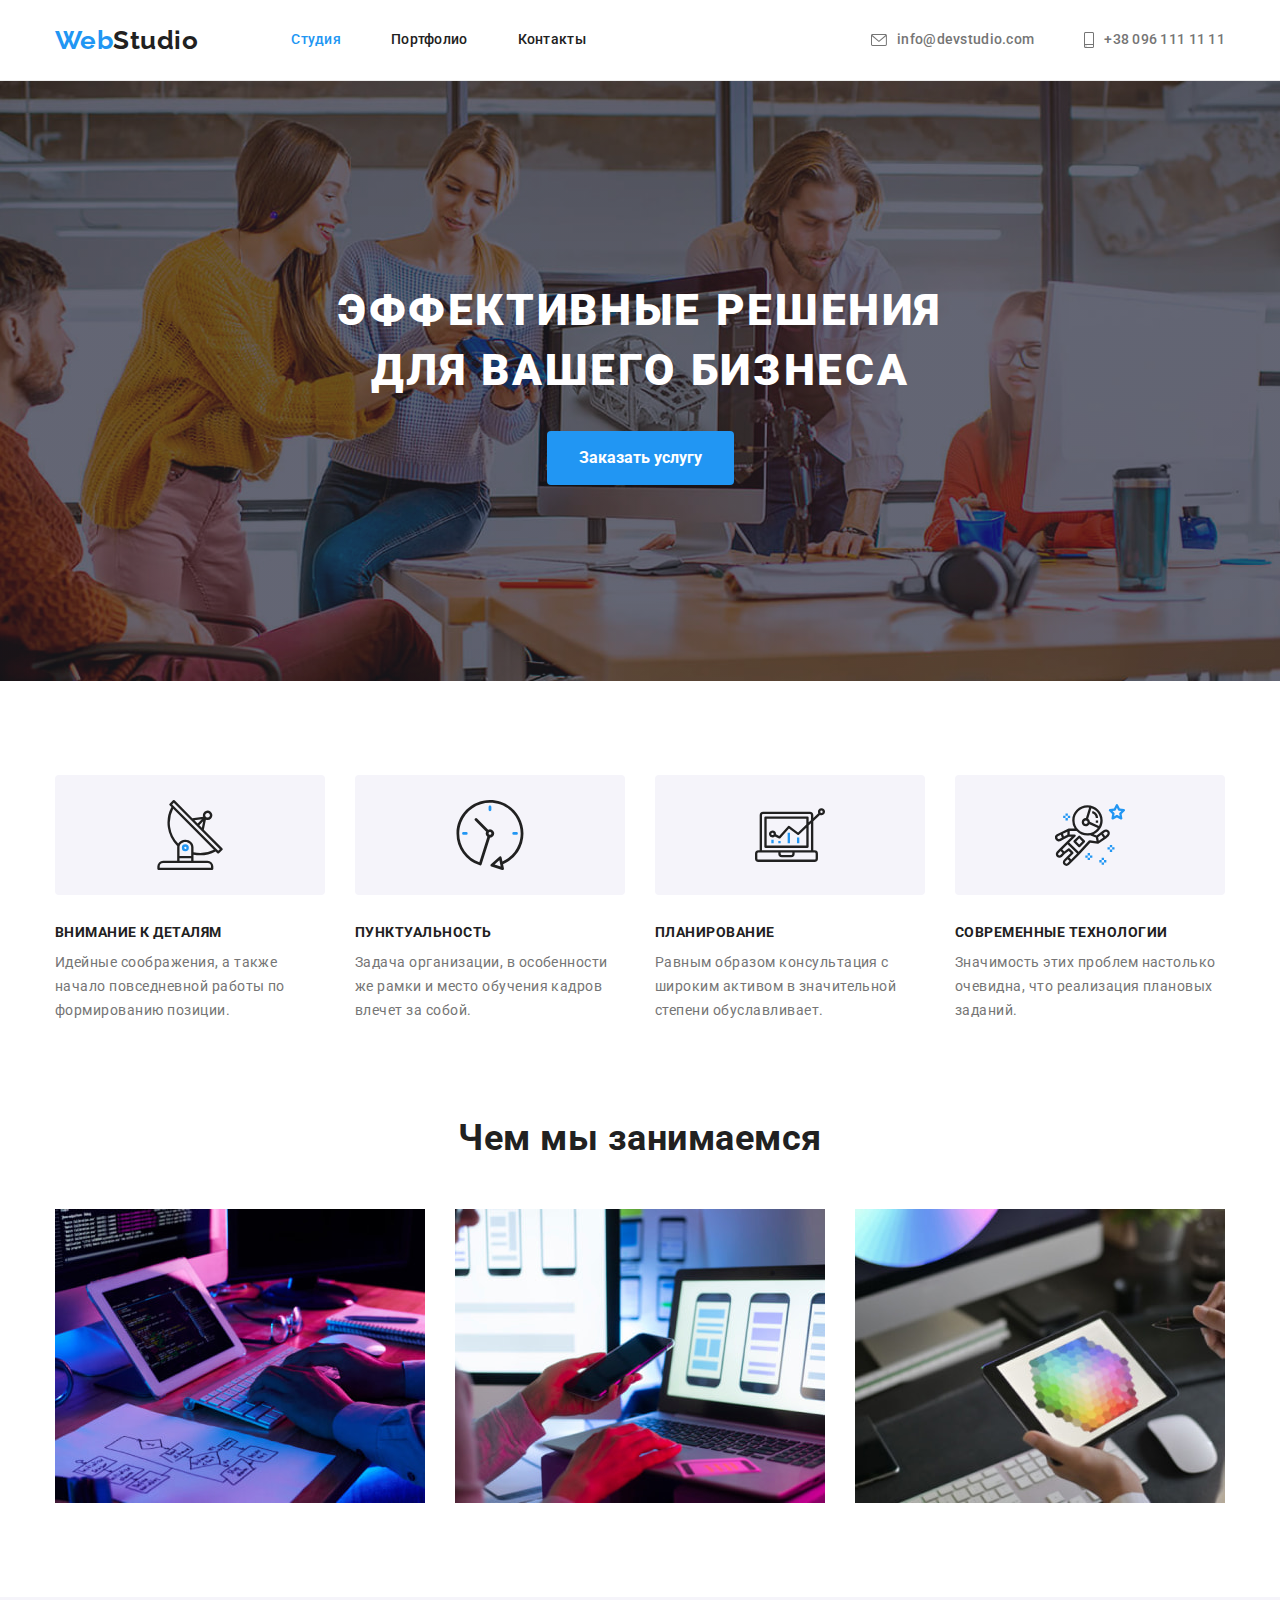
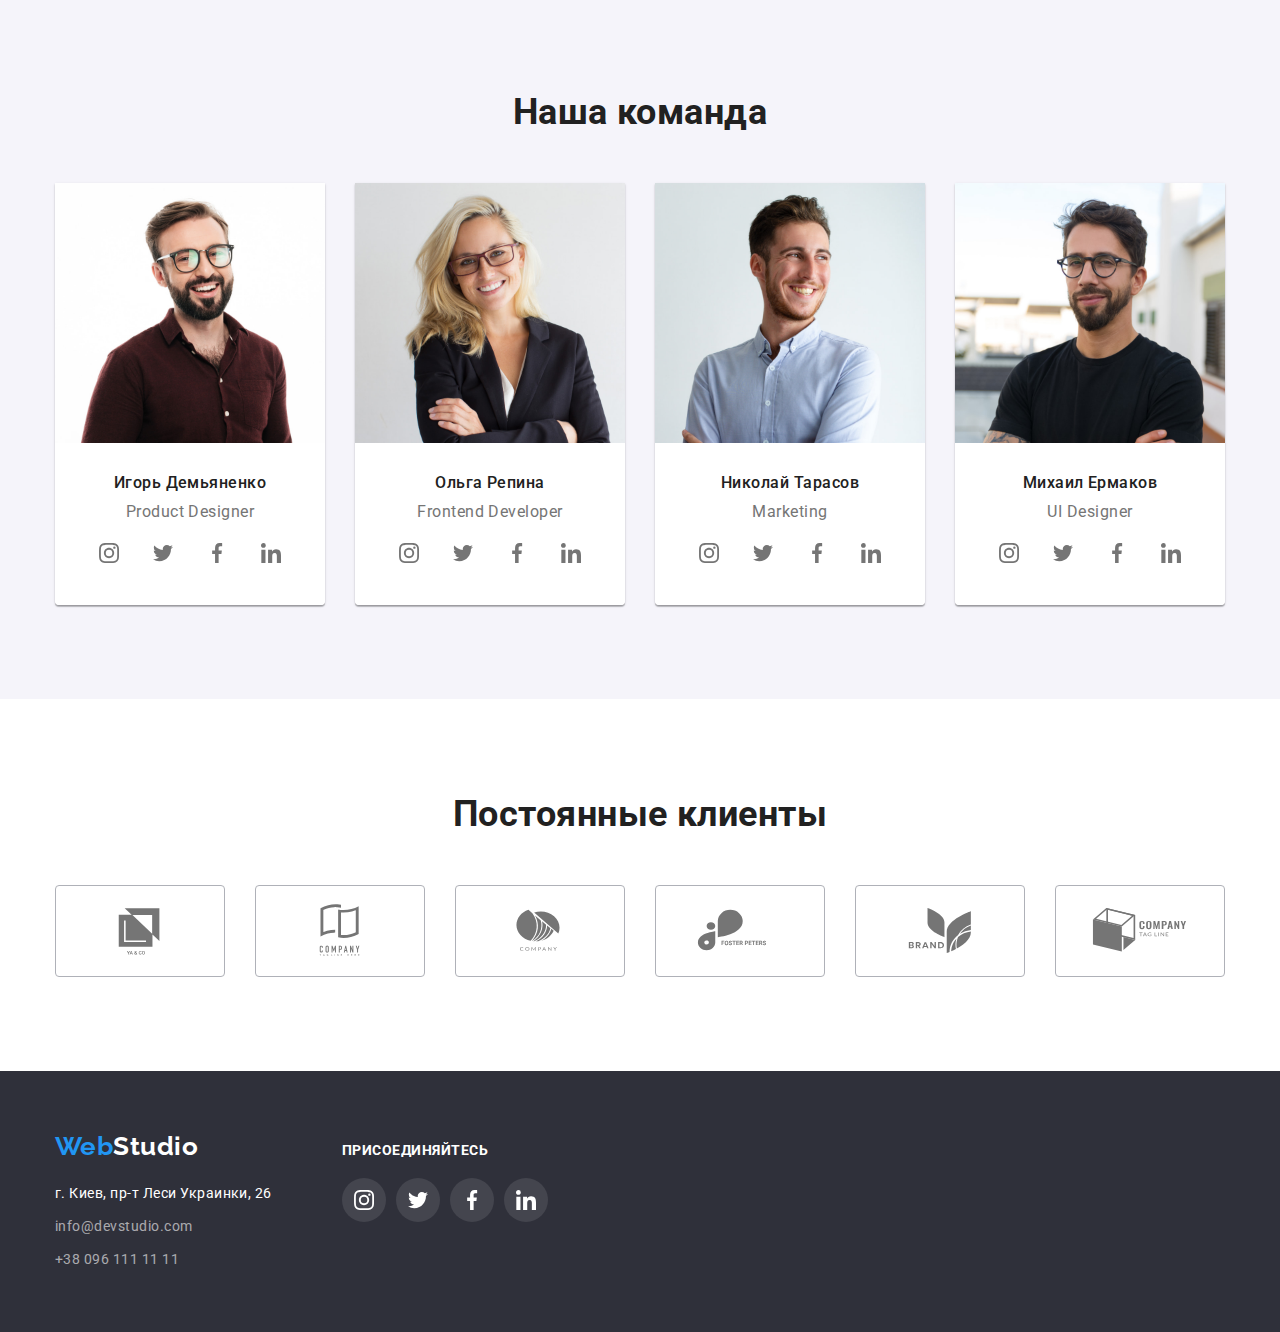
<file: index.html>
<!DOCTYPE html>
<html lang="ru">
<head>
    <meta charset="UTF-8">
    <meta http-equiv="X-UA-Compatible" content="IE=edge">
    <meta name="viewport" content="width=device-width, initial-scale=1.0">
    <title>HW-04</title>
    <link rel="preconnect" href="https://fonts.googleapis.com">
    <link rel="preconnect" href="https://fonts.gstatic.com" crossorigin>
    <link href="https://fonts.googleapis.com/css2?family=Raleway:wght@700&family=Roboto:wght@400;500;700;900&display=swap" 
        rel="stylesheet">
    <link rel="stylesheet" href="https://cdnjs.cloudflare.com/ajax/libs/modern-normalize/1.1.0/modern-normalize.min.css">
    <link rel="stylesheet" href="./css/styles.css">
</head>

<body>

    <!-- Шапка сайта -->
    <header class="header">
        <div class="container main-nav">
            <a href="./index.html" class="logo ">Web<span class="logo-main">Studio</span></a>
            <nav>
                <ul class="site-nav list">
                    <li class="item">
                        <a href="./index.html" class="link current">Студия</a>
                    </li>

                    <li class="item">
                        <a href="./portfolio.html" class="link">Портфолио</a>
                    </li>

                    <li class="item">
                        <a href="" class="link">Контакты</a>
                    </li>
                </ul>
            </nav>
            <ul class="auth-nav list">
                <li class="item">
                    <a href="mailto:info@devstudio.com" class="link">
                        <svg width="16" height="12" class="icon">
                            <use href="./image/sprite.svg#icon-envelope"></use>
                        </svg>
                    info@devstudio.com</a>
                </li>

                <li class="item">
                    <a href="tel:+380961111111" class="link">
                        <svg width="10" height="16" class="icon">
                            <use href="./image/sprite.svg#icon-smartphone"></use>
                        </svg>
                    +38 096 111 11 11</a>
                </li>
            </ul>
        </div>
    </header> 

    <!-- Мейн -->
    <main>
        
        <!-- Герой -->
        <section class="hero">
            <div class="container">
                <h1 class="hero-title">Эффективные решения для вашего бизнеса</h1>
                <button type="button" class="hero-btn">Заказать услугу</button>
            </div>
        </section>

        <!-- Наши особенности -->
        <section class="section">
            <div class="container">
                <h2 class="section-title visually-hidden">Наши особенности</h2>
                <ul class="feature-list list">
                    <li class="item">
                        <div class="feature-icon">
                            <svg width="70" height="70">
                                <use href="./image/sprite.svg#icon-antenna"></use>
                            </svg>
                        </div>
                        <h3 class="title">Внимание к деталям</h3>
                        <p class="text">Идейные соображения, а также начало повседневной работы по формированию позиции.</p>
                    </li>

                    <li class="item">
                        <div class="feature-icon">
                            <svg class="" width="70" height="70">
                                <use href="./image/sprite.svg#icon-clock"></use>
                            </svg>
                        </div>
                        <h3 class="title">Пунктуальность</h3>
                        <p class="text">Задача организации, в особенности же рамки и место обучения кадров влечет за собой.</p>
                    </li>

                    <li class="item">
                        <div class="feature-icon">
                            <svg width="70" height="70" class="">
                                <use href="./image/sprite.svg#icon-diagram"></use>
                            </svg>
                        </div>
                        <h3 class="title">Планирование</h3>
                        <p class="text">Равным образом консультация с широким активом в значительной степени обуславливает.</p>
                    </li>

                    <li class="item">
                        <div class="feature-icon">
                            <svg width="70" height="70" class="">
                                <use href="./image/sprite.svg#icon-astronaut"></use>
                            </svg>
                        </div>
                        <h3 class="title">Современные технологии</h3>
                        <p class="text">Значимость этих проблем настолько очевидна, что реализация плановых заданий.</p>
                    </li>
                </ul>
            </div>
        </section>
    
        <!-- Наши работы -->
        <section class="section-works">
            <div class="container">
                <h2 class="section-title">Чем мы занимаемся</h2>
                <ul class="works-list list ">
                    <li class="item"><img src="./image/main/photo1.jpg" alt="картинка с компьютером" width="370" class="img"></li>
                    <li class="item"><img src="./image/main/photo2.jpg" alt="картинка с ноутбуком" width="370" class="img"></li>
                    <li class="item"><img src="./image/main/photo3.jpg" alt="картинка с планшетом" width="370" class="img"></li>
                </ul>
            </div>
        </section>

        <!-- Команда -->
        <section class="section team">
            <div class="container">
                <h2 class="section-title">Наша команда</h2>
                <ul class="team-list list">
                    <li class="item">
                        <img src="./image/main/staff1.jpg" alt="сотрудник1" width="270">
                        <div class="card-content">
                            <h3 class="title">Игорь Демьяненко</h3>
                            <p lang="en" class="text">Product Designer</p>
                                <ul class="socials list">
                                    <li class="socials-item">
                                        <a href="" target="_blank" aria-label="иконка instagram" class="socials-link link">
                                            <svg width="20" height="20" class="socials-icon">
                                                <use href="./image/sprite.svg#icon-instagram"></use>
                                            </svg>
                                        </a>
                                    </li>
                                
                                    <li class="socials-item">
                                        <a href="" target="_blank" aria-label="иконка twitter" class="socials-link link">
                                            <svg width="20" height="20" class="socials-icon">
                                                <use href="./image/sprite.svg#icon-twitter"></use>
                                            </svg>
                                        </a>
                                    </li>
                                
                                    <li class="socials-item">
                                        <a href="" target="_blank" aria-label="иконка facebook" class="socials-link link">
                                            <svg width="20" height="20" class="socials-icon">
                                                <use href="./image/sprite.svg#icon-facebook"></use>
                                            </svg>
                                        </a>
                                    </li>
                                
                                    <li class="socials-item">
                                        <a href="" target="_blank" aria-label="иконка linkedin" class="socials-link link">
                                            <svg width="20" height="20" class="socials-icon">
                                                <use href="./image/sprite.svg#icon-linkedin"></use>
                                            </svg>
                                        </a>
                                    </li>
                                </ul>
                        </div>
                    </li>

                    <li class="item">
                        <img src="./image/main/staff2.jpg" alt="сотрудник2" width="270">
                        <div class="card-content">
                            <h3 class="title">Ольга Репина</h3>
                            <p lang="en" class="text">Frontend Developer</p>
                                <ul class="socials list">
                                    <li class="socials-item">
                                        <a href="" target="_blank" aria-label="иконка instagram" class="socials-link link">
                                            <svg width="20" height="20" class="socials-icon">
                                                <use href="./image/sprite.svg#icon-instagram"></use>
                                            </svg>
                                        </a>
                                    </li>
                                
                                    <li class="socials-item">
                                        <a href="" target="_blank" aria-label="иконка twitter" class="socials-link link">
                                            <svg width="20" height="20" class="socials-icon">
                                                <use href="./image/sprite.svg#icon-twitter"></use>
                                            </svg>
                                        </a>
                                    </li>
                                
                                    <li class="socials-item">
                                        <a href="" target="_blank" aria-label="иконка facebook" class="socials-link link">
                                            <svg width="20" height="20" class="socials-icon">
                                                <use href="./image/sprite.svg#icon-facebook"></use>
                                            </svg>
                                        </a>
                                    </li>
                                
                                    <li class="socials-item">
                                        <a href="" target="_blank" aria-label="иконка linkedin" class="socials-link link">
                                            <svg width="20" height="20" class="socials-icon">
                                                <use href="./image/sprite.svg#icon-linkedin"></use>
                                            </svg>
                                        </a>
                                    </li>
                                </ul>
                        </div>
                    </li>

                    <li class="item">
                        <img src="./image/main/staff3.jpg" alt="сотрудник3" width="270">
                        <div class="card-content">
                            <h3 class="title">Николай Тарасов</h3>
                            <p lang="en" class="text">Marketing</p>
                                <ul class="socials list">
                                    <li class="socials-item">
                                        <a href="" target="_blank" aria-label="иконка instagram" class="socials-link link">
                                            <svg width="20" height="20" class="socials-icon">
                                                <use href="./image/sprite.svg#icon-instagram"></use>
                                            </svg>
                                        </a>
                                    </li>
                                
                                    <li class="socials-item">
                                        <a href="" target="_blank" aria-label="иконка twitter" class="socials-link link">
                                            <svg width="20" height="20" class="socials-icon">
                                                <use href="./image/sprite.svg#icon-twitter"></use>
                                            </svg>
                                        </a>
                                    </li>
                                
                                    <li class="socials-item">
                                        <a href="" target="_blank" aria-label="иконка facebook" class="socials-link link">
                                            <svg width="20" height="20" class="socials-icon">
                                                <use href="./image/sprite.svg#icon-facebook"></use>
                                            </svg>
                                        </a>
                                    </li>
                                
                                    <li class="socials-item">
                                        <a href="" target="_blank" aria-label="иконка linkedin" class="socials-link link">
                                            <svg width="20" height="20" class="socials-icon">
                                                <use href="./image/sprite.svg#icon-linkedin"></use>
                                            </svg>
                                        </a>
                                    </li>
                                </ul>
                        </div>
                    </li>

                    <li class="item">
                        <img src="./image/main/staff4.jpg" alt="сотрудник4" width="270">
                        <div class="card-content">
                            <h3 class="title">Михаил Ермаков</h3>
                            <p lang="en" class="text">UI Designer</p>
                            <ul class="socials list">
                                <li class="socials-item">
                                    <a href="" target="_blank" aria-label="иконка instagram" class="socials-link link">
                                        <svg width="20" height="20" class="socials-icon">
                                            <use href="./image/sprite.svg#icon-instagram"></use>
                                        </svg>
                                    </a>
                                </li>
                            
                                <li class="socials-item">
                                    <a href="" target="_blank" aria-label="иконка twitter" class="socials-link link">
                                        <svg width="20" height="20" class="socials-icon">
                                            <use href="./image/sprite.svg#icon-twitter"></use>
                                        </svg>
                                    </a>
                                </li>
                            
                                <li class="socials-item">
                                    <a href="" target="_blank" aria-label="иконка facebook" class="socials-link link">
                                        <svg width="20" height="20" class="socials-icon">
                                            <use href="./image/sprite.svg#icon-facebook"></use>
                                        </svg>
                                    </a>
                                </li>
                            
                                <li class="socials-item">
                                    <a href="" target="_blank" aria-label="иконка linkedin" class="socials-link link">
                                        <svg width="20" height="20" class="socials-icon">
                                            <use href="./image/sprite.svg#icon-linkedin"></use>
                                        </svg>
                                    </a>
                                </li>
                            </ul>
                        </div>
                    </li>
                </ul>
            </div>
        </section>

        <!-- Постоянные клиенты -->
        <section class="section">
            <div class="container">
                <h2 class="section-title">Постоянные клиенты</h2>
                <ul class="clients-list list ">
                    <li class="clients-item">
                            <a class="clients" href="">
                                <svg class="clients-icon" width="106" height="60">
                                    <use href="./image/sprite.svg#icon-logo"></use>
                                </svg>
                            </a>
                    </li>

                    <li class="clients-item">
                        <a class="clients" href="">
                            <svg class="clients-icon" width="106" height="60">
                                <use href="./image/sprite.svg#icon-logo-1"></use>
                            </svg>
                        </a>
                    </li>

                    <li class="clients-item">
                        <a class="clients" href="">
                            <svg class="clients-icon" class="clients-icon" width="106" height="60">
                                <use href="./image/sprite.svg#icon-logo-2"></use>
                            </svg>
                        </a>
                    </li>

                    <li class="clients-item">
                        <a class="clients" href="">
                            <svg class="clients-icon" width="106" height="60">
                                <use href="./image/sprite.svg#icon-logo-3"></use>
                            </svg>
                        </a>
                    </li>

                    <li class="clients-item">
                        <a class="clients" href="">
                            <svg class="clients-icon" width="106" height="60">
                                <use href="./image/sprite.svg#icon-logo-4"></use>
                            </svg>
                        </a>
                    </li>

                    <li class="clients-item">
                        <a class="clients" href="">
                            <svg class="clients-icon" width="106" height="60">
                                <use href="./image/sprite.svg#icon-logo-5"></use>
                            </svg>
                        </a>
                    </li>
                </ul>
            </div>
        </section>


    </main>

    <!--Подвал  -->
    <footer class="footer">
       <div class="footer-contaiter container">
            <div class="logo-section">
                <a href="./index.html" class="logo-ft">Web<span class="logo-text">Studio</span></a>
                <address class="adr">г. Киев, пр-т Леси Украинки, 26</address>
                <ul class="footer-auth list">
                    <li class="mail">
                        <a href="mailto:info@devstudio.com" class="link">info@devstudio.com</a>
                    </li>
                
                    <li>
                        <a href="tel:+380961111111" class="link">+38 096 111 11 11</a>
                    </li>
                </ul>
            </div>

            <!-- Присоединяйтесь -->
            <div class="join-section">
                <h3 class="join-tittle">присоединяйтесь</h3>
                <ul class="join-list list">
                    <li class="join-item">
                        <a class="join-link link" href="" target="_blank" aria-label="иконка instagram">
                            <svg class="join-icon" width="20" height="20">
                            <use href="./image/sprite.svg#icon-instagram"></use>
                            </svg> 
                        </a>
                    </li>
                
                    <li class="join-item">
                        <a class="join-link link" href="" target="_blank" aria-label="иконка twitter">
                            <svg width="20" height="20">
                                <use href="./image/sprite.svg#icon-twitter"></use>
                            </svg>
                        </a>
                    </li>
                
                    <li class="join-item">
                        <a class="join-link link" href="" target="_blank" aria-label="иконка facebook">
                            <svg width="20" height="20">
                                <use href="./image/sprite.svg#icon-facebook"></use>
                            </svg>
                        </a>
                    </li>
                
                    <li class="join-item">
                        <a class="join-link link" href="" target="_blank" aria-label="иконка linkedin">
                            <svg width="20" height="20">
                                <use href="./image/sprite.svg#icon-linkedin"></use>
                            </svg>
                        </a>
                    </li>
                </ul>
            </div>
       </div>
    </footer>
</body>
</html>
</file>
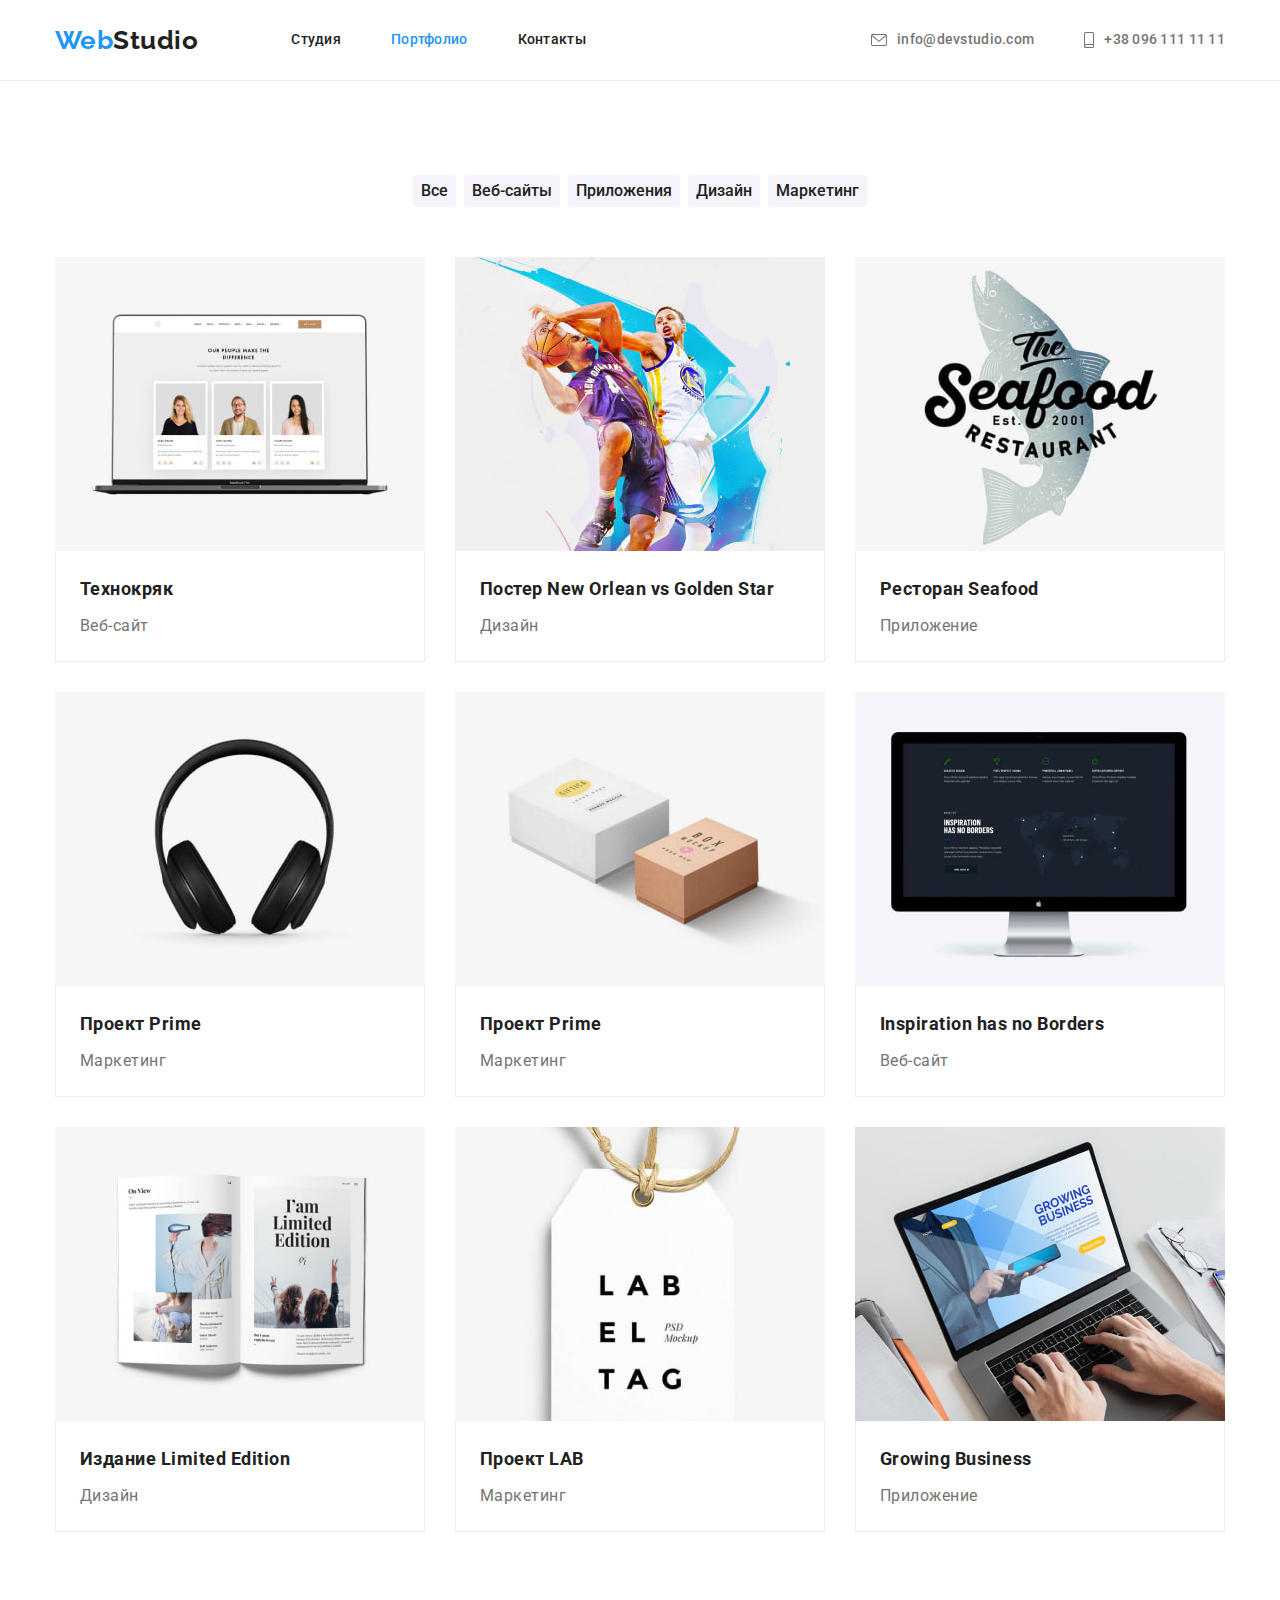
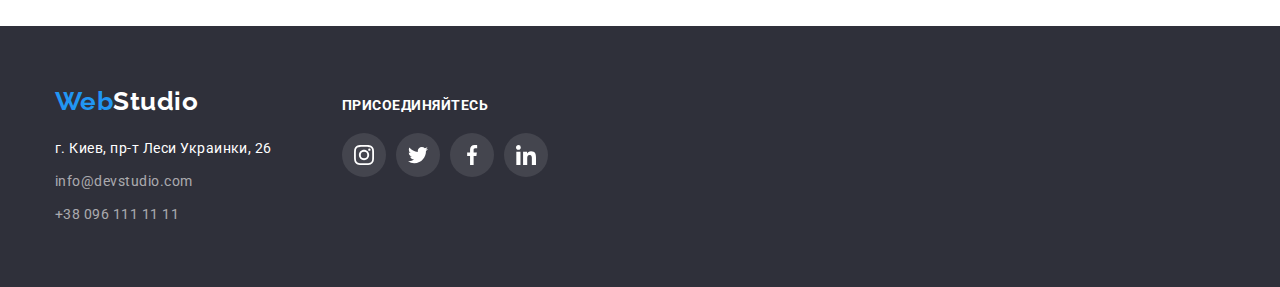
<file: portfolio.html>
<!DOCTYPE html>
<html lang="ru">

<head>
    <meta charset="UTF-8">
    <meta http-equiv="X-UA-Compatible" content="IE=edge">
    <meta name="viewport" content="width=device-width, initial-scale=1.0">
    <title>HW-04</title>
    <link rel="preconnect" href="https://fonts.googleapis.com">
    <link rel="preconnect" href="https://fonts.gstatic.com" crossorigin>
    <link
        href="https://fonts.googleapis.com/css2?family=Raleway:wght@700&family=Roboto:wght@400;500;700;900&display=swap"
        rel="stylesheet">
    <link rel="stylesheet"
        href="https://cdnjs.cloudflare.com/ajax/libs/modern-normalize/1.1.0/modern-normalize.min.css">
    <link rel="stylesheet" href="./css/styles.css">
</head>

<body>

    <!-- Шапка сайта -->

    <header class="header">
        <div class="container main-nav">
            <a href="./index.html" class="logo ">Web<span class="logo-main">Studio</span></a>
            <nav>
                <ul class="site-nav list">
                    <li class="item">
                        <a href="./index.html" class="link">Студия</a>
                    </li>
    
                    <li class="item">
                        <a href="./portfolio.html" class="link current">Портфолио</a>
                    </li>
    
                    <li class="item">
                        <a href="" class="link">Контакты</a>
                    </li>
                </ul>
            </nav>
            <ul class="auth-nav list">
                <li class="item">
                    <a href="mailto:info@devstudio.com" class="link">
                        <svg width="16" height="12" class="icon">
                            <use href="./image/sprite.svg#icon-envelope"></use>
                        </svg>
                        info@devstudio.com</a>
                </li>
    
                <li class="item">
                    <a href="tel:+380961111111" class="link">
                        <svg width="10" height="16" class="icon">
                            <use href="./image/sprite.svg#icon-smartphone"></use>
                        </svg>
                        +38 096 111 11 11</a>
                </li>
            </ul>
        </div>
    </header>

    <!-- Мейн -->
    <main>
        <section class="section">
            <div class="container">
                <h1 class="visually-hidden">Портфолио</h1>
                    <ul class="portfolio-btn portfolio-nav list">
                        <li class="item">
                            <button type="button" class="btn">Все</button>
                        </li>

                        <li class="item">
                            <button type="button" class="btn">Веб-сайты</button>
                        </li>

                        <li class="item">
                            <button type="button" class="btn">Приложения</button>
                        </li>

                        <li class="item">
                            <button type="button" class="btn">Дизайн</button>
                        </li>

                        <li class="item">
                            <button type="button" class="btn">Маркетинг</button>
                        </li>
                    </ul>
                <ul class="works list">
                    <li class="item">
                        <a href="" class="link">
                            <img src="./image/portfolio/portfolio1.jpg" alt="картинка сайта" width="370">
                            <div class="card-content">
                                <h2 class="title">Технокряк</h2>
                                <p class="text">Веб-сайт</p>
                            </div>
                        </a>
                    </li>

                    <li class="item">
                        <a href="" class="link">
                            <img src="./image/portfolio/portfolio2.jpg" alt="баксетбольный постер" width="370">
                            <div class="card-content">
                                <h2 class="title">Постер <span lang="en">New Orlean vs Golden Star</span></h2>
                                <p class="text">Дизайн</p>
                            </div>
                        </a>
                    </li>

                    <li class="item">
                        <a href="" class="link">
                            <img src="./image/portfolio/portfolio3.jpg" alt="постер ресторана" width="370">
                            <div class="card-content">
                                <h2 class="title">Ресторан <span lang="en">Seafood</span></h2>
                                <p class="text">Приложение</p>
                            </div>
                        </a>
                    </li>

                    <li class="item">
                        <a href="" class="link">
                            <img src="./image/portfolio/portfolio4.jpg" alt="картинка с наушниками" width="370">
                            <div class="card-content">
                                <h2 class="title">Проект <span lang="en">Prime</span></h2>
                                <p class="text">Маркетинг</p>
                            </div>
                        </a>
                    </li>

                    <li class="item">
                        <a href="" class="link">
                            <img src="./image/portfolio/portfolio5.jpg" alt="картинка с коробками" width="370">
                            <div class="card-content">
                                <h2 class="title">Проект <span lang="en">Prime</span></h2>
                                <p class="text">Маркетинг</p>
                            </div>
                        </a>
                    </li>

                    <li class="item">
                        <a href="" class="link">
                            <img src="./image/portfolio/portfolio6.jpg" alt="картинка с монитором" width="370">
                            <div class="card-content">
                                <h2 class="title"><span lang="en">Inspiration has no Borders</span></h2>
                                <p class="text">Веб-сайт</p>
                            </div>
                        </a>
                    </li>

                    <li class="item">
                        <a href="" class="link">
                            <img src="./image/portfolio/portfolio7.jpg" alt="картинка с журналом" width="370">
                            <div class="card-content">
                                <h2 class="title">Издание <span lang="en">Limited Edition</span></h2>
                                <p class="text">Дизайн</p>
                            </div>
                        </a>
                    </li>

                    <li class="item">
                        <a href="" class="link">
                            <img src="./image/portfolio/portfolio8.jpg" alt="картинка с биркой" width="370">
                            <div class="card-content">
                                <h2 class="title">Проект <span lang="en">LAB</span></h2>
                                <p class="text">Маркетинг</p>
                            </div>
                        </a>
                    </li>

                    <li class="item">
                        <a href="" class="link">
                            <img src="./image/portfolio/portfolio9.jpg" alt="картинка с ноутбуком" width="370">
                            <div class="card-content">
                                <h2 class="title"><span lang="en">Growing Business</span></h2>
                                <p class="text">Приложение</p>
                            </div>
                        </a>
                    </li>
                </ul>
            </div>
        </section>
    </main>

    <!--Подвал  -->
<footer class="footer">
    <div class="footer-contaiter container">
        <div class="logo-section">
            <a href="./index.html" class="logo-ft">Web<span class="logo-text">Studio</span></a>
            <address class="adr">г. Киев, пр-т Леси Украинки, 26</address>
            <ul class="footer-auth list">
                <li class="mail">
                    <a href="mailto:info@devstudio.com" class="link">info@devstudio.com</a>
                </li>

                <li>
                    <a href="tel:+380961111111" class="link">+38 096 111 11 11</a>
                </li>
            </ul>
        </div>

        <!-- Присоединяйтесь -->
        <div class="join-section">
            <h3 class="join-tittle">присоединяйтесь</h3>
            <ul class="join-list list">
                <li class="join-item">
                    <a class="join-link link" href="" target="_blank" aria-label="иконка instagram">
                        <svg class="join-icon" width="20" height="20">
                            <use href="./image/sprite.svg#icon-instagram"></use>
                        </svg>
                    </a>
                </li>

                <li class="join-item">
                    <a class="join-link link" href="" target="_blank" aria-label="иконка twitter">
                        <svg width="20" height="20">
                            <use href="./image/sprite.svg#icon-twitter"></use>
                        </svg>
                    </a>
                </li>

                <li class="join-item">
                    <a class="join-link link" href="" target="_blank" aria-label="иконка facebook">
                        <svg width="20" height="20">
                            <use href="./image/sprite.svg#icon-facebook"></use>
                        </svg>
                    </a>
                </li>

                <li class="join-item">
                    <a class="join-link link" href="" target="_blank" aria-label="иконка linkedin">
                        <svg width="20" height="20">
                            <use href="./image/sprite.svg#icon-linkedin"></use>
                        </svg>
                    </a>
                </li>
            </ul>
        </div>
    </div>
</footer>
    </body>
    
    </html>
</file>
<file: css/styles.css>
/* бекграунд героя #2F303A */

/* бекграунд вторичный #F5F4FA */

/* цвет сновного текста  #757575 */

/* вторичный цветт текста #212121 */

/* белый цвет #FFFFFF */

/* акцент #2196F3 */

/* цвет адерс футер rgba(255, 255, 255, 0.6) */

:root {
  --primary-text-color: #757575;
  --title-text-color: #212121;
  --accent-color: #2196f3;
  --bacground-primary-color: #ffffff;
}

body {
  font-family: "Roboto", sans-serif;
  letter-spacing: 0.03em;

  background-color: var(--bacground-primary-color);
  color: var(--primary-text-color);
}

h1,
h2,
h3,
h4,
h5,
h6,
p {
  margin: 0;
}

.list {
  padding: 0;
  margin: 0;
  list-style: none;
}

.container {
  width: 1200px;
  padding-left: 15px;
  padding-right: 15px;
  margin-left: auto;
  margin-right: auto;
}

img {
  display: block;
  max-width: 100%;
  height: auto;
}

/* Логотип */

.logo {
  margin-right: 93px;

  font-family: "Raleway", sans-serif;
  font-weight: 700;
  font-size: 26px;
  line-height: 1.19;

  color: var(--accent-color);
  text-decoration: none;
}

.logo-main {
  color: var(--title-text-color);
}

/*  Навигация сайта */

.header {
  border-bottom-width: 1px;
  border-bottom-style: solid;
  border-bottom-color: #ececec;
}

.main-nav {
  display: flex;
  align-items: center;
}

.site-nav {
  display: flex;
}

.site-nav .item:not(:last-child) {
  margin-right: 50px;
}

.site-nav .link {
  display: block;
  padding-top: 32px;
  padding-bottom: 32px;

  font-weight: 500;
  font-size: 14px;
  line-height: 1.14;
  letter-spacing: 0.02em;

  color: var(--title-text-color);
  text-decoration: none;
}

.site-nav .link:hover,
.site-nav .link:focus {
  color: var(--accent-color);
}

.site-nav .link.current {
  color: var(--accent-color);
}

.auth-nav {
  display: flex;
  margin-left: auto;
}

.auth-nav .item:not(:last-child) {
  margin-right: 50px;
}

.auth-nav .link {
  display: flex;
  align-content: center;
  align-items: center;

  padding-top: 32px;
  padding-bottom: 32px;

  font-weight: 500;
  font-size: 14px;
  line-height: 1.14;
  letter-spacing: 0.02em;

  color: var(--primary-text-color);
  text-decoration: none;
}

.auth-nav .link:hover,
.auth-nav .link:focus {
  color: var(--accent-color);
}

.icon {
  margin-right: 10px;
  fill: currentColor;
}

/* Герой */

.hero {
  max-width: 1600px;
  height: 600px;
  margin-left: auto;
  margin-right: auto;
  padding-top: 200px;
  padding-bottom: 200px;

  text-align: center;

  background-color: #c4c4c4;
  background-image: linear-gradient(
      to right,
      rgba(47, 48, 58, 0.4),
      rgba(47, 48, 58, 0.4)
    ),
    url(../image/main/hero.jpg);
  background-position: center;
}

.hero-title {
  width: 696px;
  margin-right: auto;
  margin-left: auto;
  margin-bottom: 30px;

  font-weight: 900;
  font-size: 44px;
  line-height: 1.36;
  letter-spacing: 0.06em;
  text-transform: uppercase;

  color: #ffffff;
}

/* Кнопки */

.hero-btn {
  padding: 10px 30px;
  border-color: transparent;
  border-radius: 4px;

  font-family: inherit;
  font-weight: 700;
  font-size: 16px;
  line-height: 1.88;
  cursor: pointer;

  color: #ffffff;
  background-color: var(--accent-color);
}

.portfolio-btn .btn {
  border-color: transparent;
  border-radius: 4px;

  font-family: inherit;
  font-weight: 500;
  font-size: 16px;
  line-height: 1.63;
  cursor: pointer;

  color: var(--title-text-color);
  background-color: #f5f4fa;
}

.portfolio-btn .btn:hover,
.portfolio-btn .btn:focus {
  color: #ffffff;
  background-color: var(--accent-color);
  box-shadow: 0px 3px 1px rgba(0, 0, 0, 0.1), 0px 1px 2px rgba(0, 0, 0, 0.08),
    0px 2px 2px rgba(0, 0, 0, 0.12);
}

/* Секции мейна*/

.visually-hidden {
  position: absolute;
  width: 1px;
  height: 1px;
  margin: -1px;
  border: 0;
  padding: 0;
  white-space: nowrap;
  clip-path: inset(100%);
  clip: rect(0 0 0 0);
  overflow: hidden;
}

.section {
  padding: 94px 0;
}

.section-works {
  padding-bottom: 94px;
}

.section-title {
  margin-bottom: 50px;

  font-size: 36px;
  line-height: 1.17;
  text-align: center;

  color: var(--title-text-color);
}

/* Секция наши особенности */

.feature-list {
  display: flex;
}

.feature-list .title {
  margin-bottom: 10px;

  font-size: 14px;
  line-height: 1.14;
  text-transform: uppercase;

  color: var(--title-text-color);
}

.feature-list .text {
  font-size: 14px;
  line-height: 1.71;
}

.feature-list .item {
  flex-basis: calc((100% - 90px) / 4);
}

.feature-list .item:not(:last-child) {
  margin-right: 30px;
}

.feature-icon {
  display: flex;
  justify-content: center;
  align-items: center;

  margin-bottom: 30px;

  width: 270px;
  height: 120px;

  border-radius: 4px;
  background-color: #f5f4fa;
}

/* Секция наши работы */

.works-list {
  display: flex;
}

.works-list .item {
  flex-basis: calc(100% / 3);
}

.works-list .item:not(:last-child) {
  margin-right: 30px;
}

/* Секция команда */

.team-list {
  display: flex;
}

.team-list .item,
.team-list .card-content {
  border-radius: 0 0 4px 4px;
}

.team-list .item {
  flex-basis: calc((100% - 90px) / 4);
  text-align: center;

  box-shadow: 0px 1px 3px rgba(0, 0, 0, 0.12), 0px 1px 1px rgba(0, 0, 0, 0.14),
    0px 2px 1px rgba(0, 0, 0, 0.2);
}

.team-list .item:not(:last-child) {
  margin-right: 30px;
}

.team-list .title {
  font-weight: 500;
  font-size: 16px;
  line-height: 1.19;

  color: var(--title-text-color);
}

.team-list .text {
  margin-top: 10px;
  margin-bottom: 10px;
  line-height: 1.19;
}

.team {
  background-color: #f5f4fa;
}

.card-content {
  padding: 30px 0;

  background-color: var(--bacground-primary-color);
}

/* Иконки соц.сети */

.socials {
  display: flex;
  justify-content: center;
  align-items: center;

  background-color: var(--bacground-primary-color);
}

.socials-item:not(:last-child) {
  margin-right: 10px;
}

.socials-link {
  display: flex;
  justify-content: center;
  align-items: center;

  width: 44px;
  height: 44px;

  border-radius: 50%;
}

.socials-icon {
  fill: #757575;
}

.socials-link:hover .socials-icon,
.socials-link:focus .socials-icon {
  fill: #ffffff;
}

.socials-link:hover,
.socials-link:focus {
  background-color: var(--accent-color);
}

/* Постоянные клиенты */

.clients-list {
  display: flex;
}

.clients {
  display: flex;
  justify-content: center;
  align-items: center;

  width: 170px;
  height: 92px;

  border-radius: 4px;
  border: 1px solid #afb1b8;
}

.clients-item:not(:last-child) {
  margin-right: 30px;
}

.clients-icon {
  fill: #757575;
}

.clients:hover,
.clients:focus {
  border-color: var(--accent-color);
}

.clients:hover .clients-icon,
.clients:focus .clients-icon {
  fill: var(--accent-color);
}

/* секция портфолио */

.portfolio-nav {
  display: flex;
  justify-content: center;
  margin-bottom: 50px;
}

.portfolio-nav .item:not(:last-child) {
  margin-right: 8px;
}

.works {
  display: flex;
  flex-wrap: wrap;
  margin-left: -30px;
  margin-top: -30px;
}

.works .item {
  margin-left: 30px;
  margin-top: 30px;
  flex-basis: calc((100% - 90px) / 3);
}

.works .link {
  text-decoration: none;
  display: block;
}

.works .title {
  font-weight: 700;
  font-size: 18px;
  line-height: 2;

  color: var(--title-text-color);
}

.works .text {
  margin-top: 4px;
  line-height: 1.88;

  color: var(--primary-text-color);
}

.works .link:hover,
.works .link:focus {
  box-shadow: 0px 1px 1px rgba(0, 0, 0, 0.12), 0px 4px 4px rgba(0, 0, 0, 0.06),
    1px 4px 6px rgba(0, 0, 0, 0.16);
}

.works .card-content {
  padding: 20px 24px;

  border-right-width: 1px;
  border-right-style: solid;
  border-right-color: #eeeeee;

  border-bottom-width: 1px;
  border-bottom-style: solid;
  border-bottom-color: #eeeeee;

  border-left-width: 1px;
  border-left-style: solid;
  border-left-color: #eeeeee;
}

/* Подвал */

.footer-contaiter {
  display: flex;
  align-items: baseline;
}

.footer {
  padding: 60px 0;

  background-color: #2f303a;
}

.logo-ft {
  display: block;
  margin-bottom: 20px;

  font-family: "Raleway", sans-serif;
  font-weight: 700;
  font-size: 26px;
  line-height: 1.19;

  color: var(--accent-color);
  text-decoration: none;
}

.logo-text {
  color: #fff;
}

.adr {
  margin-bottom: 9px;

  font-style: normal;
  font-size: 14px;
  line-height: 1.71;

  color: #fff;
}

.mail:not(:last-child) {
  margin-bottom: 9px;
}

.footer-auth .link {
  font-size: 14px;
  line-height: 1.71;

  color: rgba(255, 255, 255, 0.6);
  text-decoration: none;
}

.footer-auth .link:focus,
.footer-auth .link:hover {
  color: var(--accent-color);
}

.logo-section {
  margin-right: 70px;
}

/* Присоеденяйтесь */

.join-section {
  display: ;
}

.join-tittle {
  margin-bottom: 20px;

  font-size: 14px;

  color: #fff;
  text-transform: uppercase;
}

.join-list {
  display: flex;
  align-items: center;
}

.join-item:not(:last-child) {
  margin-right: 10px;
}

.join-link {
  display: flex;
  justify-content: center;
  align-items: center;

  width: 44px;
  height: 44px;

  border-radius: 50%;

  fill: #fff;
  background-color: rgba(255, 255, 255, 0.1);
}

.join-link:hover,
.join-link:focus {
  background-color: var(--accent-color);
}
</file>
